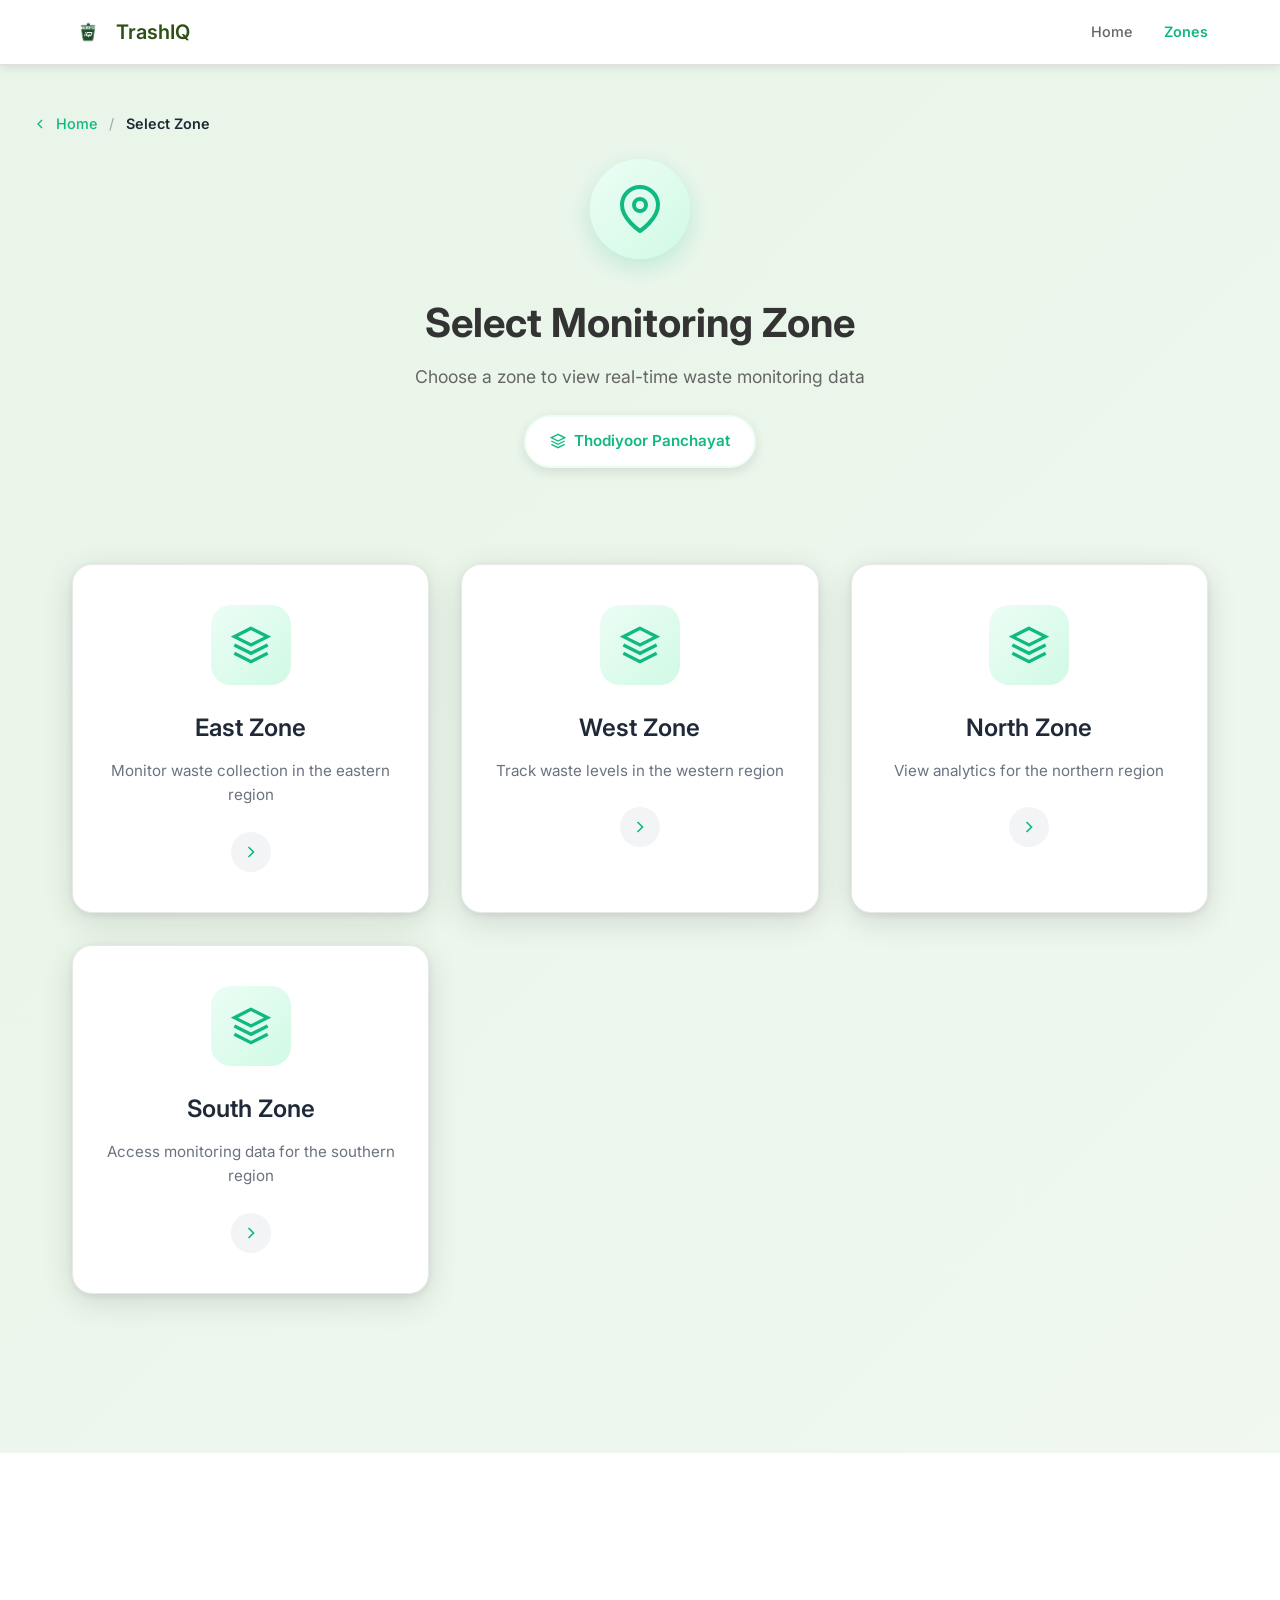
<file: area.html>
<!DOCTYPE html>
<html lang="en">
<head>
  <meta charset="UTF-8" />
  <meta name="viewport" content="width=device-width, initial-scale=1.0" />
  <title>Select Zone | TrashIQ</title>
  <link rel="stylesheet" href="styles.css" />
  <link rel="preconnect" href="https://fonts.googleapis.com">
  <link rel="preconnect" href="https://fonts.gstatic.com" crossorigin>
  <link href="https://fonts.googleapis.com/css2?family=Inter:wght@300;400;500;600;700;800&display=swap" rel="stylesheet">
</head>
<body>

  <!-- Navigation Bar -->
  <nav class="navbar">
    <div class="nav-container">
      <div class="nav-logo">
        <img src="trashiq.jpeg" alt="TrashIQ Logo" class="logo-img" />
        <span class="logo-text">TrashIQ</span>
      </div>
      <ul class="nav-menu">
        <li><a href="index.html" class="nav-link">Home</a></li>
        <li><a href="#zones" class="nav-link">Zones</a></li>
      </ul>
    </div>
  </nav>

  <!-- Main Content -->
  <div class="main-content">
    <!-- Breadcrumb Navigation -->
    <nav class="breadcrumb">
      <div class="breadcrumb-container">
        <a href="index.html" class="breadcrumb-link">
          <svg width="16" height="16" viewBox="0 0 24 24" fill="none" stroke="currentColor" stroke-width="2">
            <polyline points="15 18 9 12 15 6"></polyline>
          </svg>
          Home
        </a>
        <span class="breadcrumb-separator">/</span>
        <span class="breadcrumb-current">Select Zone</span>
      </div>
    </nav>

    <!-- Header Section -->
    <section class="header">
      <div class="panchayat-header">
        <div class="panchayat-icon">
          <svg width="48" height="48" viewBox="0 0 24 24" fill="none" stroke="currentColor" stroke-width="2">
            <path d="M21 10c0 7-9 13-9 13s-9-6-9-13a9 9 0 0 1 18 0z"></path>
            <circle cx="12" cy="10" r="3"></circle>
          </svg>
        </div>
        <h1 class="main-title">Select Monitoring Zone</h1>
        <p class="subtitle">Choose a zone to view real-time waste monitoring data</p>
        <div class="panchayat-badge">
          <svg width="16" height="16" viewBox="0 0 24 24" fill="none" stroke="currentColor" stroke-width="2">
            <path d="M12 2L2 7l10 5 10-5-10-5z"></path>
            <path d="M2 17l10 5 10-5"></path>
            <path d="M2 12l10 5 10-5"></path>
          </svg>
          <span id="panchayat-name">Thodiyoor Panchayat</span>
        </div>
      </div>
    </section>

    <!-- Zones Section -->
    <section id="zones" class="container">
      <div class="zone-grid">
        <div class="zone-card" onclick="openZone('East Zone')">
          <div class="zone-icon">
            <svg width="40" height="40" viewBox="0 0 24 24" fill="none" stroke="currentColor" stroke-width="2">
              <path d="M12 2L2 7l10 5 10-5-10-5z"></path>
              <path d="M2 17l10 5 10-5"></path>
              <path d="M2 12l10 5 10-5"></path>
            </svg>
          </div>
          <h3>East Zone</h3>
          <p>Monitor waste collection in the eastern region</p>
          <div class="zone-arrow">
            <svg width="20" height="20" viewBox="0 0 24 24" fill="none" stroke="currentColor" stroke-width="2">
              <polyline points="9 18 15 12 9 6"></polyline>
            </svg>
          </div>
        </div>

        <div class="zone-card" onclick="openZone('West Zone')">
          <div class="zone-icon">
            <svg width="40" height="40" viewBox="0 0 24 24" fill="none" stroke="currentColor" stroke-width="2">
              <path d="M12 2L2 7l10 5 10-5-10-5z"></path>
              <path d="M2 17l10 5 10-5"></path>
              <path d="M2 12l10 5 10-5"></path>
            </svg>
          </div>
          <h3>West Zone</h3>
          <p>Track waste levels in the western region</p>
          <div class="zone-arrow">
            <svg width="20" height="20" viewBox="0 0 24 24" fill="none" stroke="currentColor" stroke-width="2">
              <polyline points="9 18 15 12 9 6"></polyline>
            </svg>
          </div>
        </div>

        <div class="zone-card" onclick="openZone('North Zone')">
          <div class="zone-icon">
            <svg width="40" height="40" viewBox="0 0 24 24" fill="none" stroke="currentColor" stroke-width="2">
              <path d="M12 2L2 7l10 5 10-5-10-5z"></path>
              <path d="M2 17l10 5 10-5"></path>
              <path d="M2 12l10 5 10-5"></path>
            </svg>
          </div>
          <h3>North Zone</h3>
          <p>View analytics for the northern region</p>
          <div class="zone-arrow">
            <svg width="20" height="20" viewBox="0 0 24 24" fill="none" stroke="currentColor" stroke-width="2">
              <polyline points="9 18 15 12 9 6"></polyline>
            </svg>
          </div>
        </div>

        <div class="zone-card" onclick="openZone('South Zone')">
          <div class="zone-icon">
            <svg width="40" height="40" viewBox="0 0 24 24" fill="none" stroke="currentColor" stroke-width="2">
              <path d="M12 2L2 7l10 5 10-5-10-5z"></path>
              <path d="M2 17l10 5 10-5"></path>
              <path d="M2 12l10 5 10-5"></path>
            </svg>
          </div>
          <h3>South Zone</h3>
          <p>Access monitoring data for the southern region</p>
          <div class="zone-arrow">
            <svg width="20" height="20" viewBox="0 0 24 24" fill="none" stroke="currentColor" stroke-width="2">
              <polyline points="9 18 15 12 9 6"></polyline>
            </svg>
          </div>
        </div>
      </div>
    </section>
  </div>

  <!-- Footer -->
  <footer class="footer">
    <div class="footer-content">
      <div class="footer-links">
        <a href="index.html" class="footer-link">Home</a>
        <a href="#zones" class="footer-link">Zones</a>
      </div>
      <p class="copyright">&copy; 2026 TrashIQ. All rights reserved.</p>
      <p class="footer-note">Empowering sustainable waste management through technology</p>
    </div>
  </footer>

  <script>
    // Get panchayat name from localStorage
    const panchayat = localStorage.getItem("panchayat") || "Thodiyoor";
    document.getElementById("panchayat-name").textContent = panchayat + " Panchayat";

    

    function openZone(zone) {
      localStorage.setItem("zone", zone);
      
      // Add loading animation to clicked card
      event.currentTarget.style.transform = "scale(0.95)";
      event.currentTarget.style.opacity = "0.8";
      
      // Show loading state
      const card = event.currentTarget;
      const originalContent = card.innerHTML;
      card.innerHTML = `
        <div class="zone-icon">
          <svg width="40" height="40" viewBox="0 0 24 24" fill="none" stroke="currentColor" stroke-width="2">
            <path d="M21 12a9 9 0 1 1-6.219-8.56"></path>
          </svg>
        </div>
        <h3>Loading...</h3>
        <p>Accessing dashboard</p>
      `;
      
      setTimeout(() => {
        window.location.href = "dashboard.html";
      }, 500);
    }

    // Smooth scrolling for anchor links
    document.querySelectorAll('a[href^="#"]').forEach(anchor => {
      anchor.addEventListener('click', function (e) {
        e.preventDefault();
        const target = document.querySelector(this.getAttribute('href'));
        if (target) {
          target.scrollIntoView({
            behavior: 'smooth',
            block: 'start'
          });
        }
      });
    });

    // Mark active navigation link
    const currentPage = window.location.pathname.split('/').pop() || 'index.html';
    document.querySelectorAll('.nav-link').forEach(link => {
      if (link.getAttribute('href') === currentPage || 
          (currentPage === 'area.html' && link.getAttribute('href') === '#zones')) {
        link.classList.add('active');
      }
    });
  </script>

  <script>
function openZone(zone){

  if(zone === "East Zone"){
      window.location.href = "real.html";
  }

}
</script>

</body>
</html>
</file>
<file: styles.css>
* {
    margin: 0;
    padding: 0;
    box-sizing: border-box;
}

body {
    font-family: -apple-system, BlinkMacSystemFont, 'Segoe UI', Roboto, Oxygen, Ubuntu, Cantarell, sans-serif;
    line-height: 1.6;
    color: #333;
    background: linear-gradient(135deg, #e8f5e8 0%, #f0f8f0 100%);
    min-height: 100vh;
}

.navbar {
    background: white;
    padding: 1rem 0;
    position: fixed;
    top: 0;
    width: 100%;
    z-index: 1000;
    box-shadow: 0 2px 10px rgba(0, 0, 0, 0.1);
    border-bottom: 1px solid #e0e0e0;
}

.nav-container {
    max-width: 1200px;
    margin: 0 auto;
    padding: 0 2rem;
    display: flex;
    justify-content: space-between;
    align-items: center;
}

.nav-logo {
    display: flex;
    align-items: center;
    gap: 0.75rem;
}

.logo-img {
    width: 32px;
    height: 32px;
}

.logo-text {
    font-size: 1.25rem;
    font-weight: 600;
    color: #2d5016;
}

.nav-menu {
    display: flex;
    list-style: none;
    gap: 2rem;
}

.nav-link {
    text-decoration: none;
    color: #666;
    font-weight: 500;
    font-size: 0.9rem;
    transition: color 0.3s ease;
    display: flex;
    align-items: center;
    gap: 0.5rem;
}

.nav-link:hover {
    color: #2d5016;
}

.nav-link i {
    font-size: 0.8rem;
}

.main-content {
    margin-top: 80px;
    padding: 2rem 0;
}

.container {
    max-width: 1200px;
    margin: 0 auto;
    padding: 0 2rem;
}

.header {
    text-align: center;
    margin-bottom: 3rem;
    animation: fadeInUp 1s ease;
}

.logo-section {
    margin-bottom: 1.5rem;
}

.main-logo {
    width: 160px;
    height: 160px;
    margin: 0 auto;
    transition: transform 0.3s ease;
}

.main-logo:hover {
    transform: scale(1.05);
}

.main-title {
    font-size: 2.5rem;
    color: #333;
    margin-bottom: 0.5rem;
    font-weight: 700;
}

.subtitle {
    font-size: 1.1rem;
    color: #666;
    font-weight: 400;
}

.selection-container {
  display: flex;
  justify-content: center;
  animation: fadeInUp 1s ease 0.3s both;
  margin-bottom: 2rem;

  position: relative;
  z-index: 0;

  pointer-events: auto;   /* 🔥 THIS IS THE KEY FIX */
}

.selection-box {
    background: white;
    padding: 2rem;
    border-radius: 20px;
    box-shadow: 0 8px 32px rgba(0, 0, 0, 0.12), 0 2px 8px rgba(0, 0, 0, 0.08);
    max-width: 480px;
    width: 100%;
    border: 1px solid #e8e8e8;
    transition: all 0.3s ease;
}

.selection-box:hover {
    box-shadow: 0 12px 40px rgba(0, 0, 0, 0.15), 0 4px 12px rgba(0, 0, 0, 0.1);
    transform: translateY(-2px);
}

.feature-modal {
  display: none;
  position: fixed;
  top: 0;
  left: 0;
  width: 100vw;
  height: 100vh;
  background: rgba(0, 0, 0, 0.6);
  justify-content: center;
  align-items: center;
  z-index: 999999;
}

.feature-modal.active {
  display: flex;
}

.modal-content {
  background: white;
  padding: 30px;
  border-radius: 12px;
  width: 400px;
  max-width: 90%;
  text-align: center;
  z-index: 1000000;
}

.location-icon {
    text-align: center;
    margin-bottom: 1rem;
}

.location-icon i {
    font-size: 2rem;
    color: #10b981;
    background: #ecfdf5;
    padding: 1rem;
    border-radius: 50%;
    width: 60px;
    height: 60px;
    display: inline-flex;
    align-items: center;
    justify-content: center;
}

.selection-title {
    text-align: center;
    margin-bottom: 0.5rem;
    color: #333;
    font-size: 1.5rem;
    font-weight: 600;
}

.selection-subtitle {
    text-align: center;
    margin-bottom: 2rem;
    color: #666;
    font-size: 0.9rem;
}

.dropdown-group {
    display: flex;
    flex-direction: column;
    gap: 1.5rem;
    margin-bottom: 2rem;
}

.dropdown-container {
    display: flex;
    flex-direction: column;
    gap: 0.5rem;
}

.dropdown-container label {
    font-weight: 500;
    color: #374151;
    font-size: 0.875rem;
    margin-bottom: 0.5rem;
    display: block;
}

.dropdown {
    width: 100%;
    padding: 0.75rem 1rem;
    border: 1px solid #d1d5db;
    border-radius: 6px;
    font-size: 0.875rem;
    background: white;
    transition: all 0.2s ease;
    cursor: pointer;
    appearance: none;
    background-image: url("data:image/svg+xml,%3csvg xmlns='http://www.w3.org/2000/svg' fill='none' viewBox='0 0 20 20'%3e%3cpath stroke='%236b7280' stroke-linecap='round' stroke-linejoin='round' stroke-width='1.5' d='m6 8 4 4 4-4'/%3e%3c/svg%3e");
    background-position: right 0.5rem center;
    background-repeat: no-repeat;
    background-size: 1.5em 1.5em;
    padding-right: 2.5rem;
}

.dropdown:focus {
    outline: none;
    border-color: #10b981;
    box-shadow: 0 0 0 3px rgba(16, 185, 129, 0.1);
}

.dropdown:disabled {
    background: #f9fafb;
    color: #9ca3af;
    cursor: not-allowed;
}

.dropdown:enabled:hover {
    border-color: #10b981;
}

.button-container {
    display: flex;
    justify-content: center;
    animation: fadeInUp 1s ease 0.5s both;
}

.monitoring-btn {
    padding: 0.875rem 2rem;
    background: #d1d5db;
    color: #9ca3af;
    border: none;
    border-radius: 6px;
    font-size: 0.875rem;
    font-weight: 500;
    cursor: not-allowed;
    transition: all 0.2s ease;
    display: flex;
    align-items: center;
    gap: 0.5rem;
    min-width: 200px;
    justify-content: center;
}

.monitoring-btn:enabled {
    background: #10b981;
    color: white;
    cursor: pointer;
}

.monitoring-btn:enabled:hover {
    background: #059669;
    transform: translateY(-1px);
    box-shadow: 0 4px 12px rgba(16, 185, 129, 0.3);
}

.monitoring-btn:disabled {
    background: #d1d5db;
    color: #9ca3af;
    cursor: not-allowed;
    transform: none;
    box-shadow: none;
}

@keyframes fadeInUp {
    from {
        opacity: 0;
        transform: translateY(30px);
    }
    to {
        opacity: 1;
        transform: translateY(0);
    }
}

@keyframes slideIn {
    from {
        opacity: 0;
        transform: translateX(-20px);
    }
    to {
        opacity: 1;
        transform: translateX(0);
    }
}

.dropdown-container {
    animation: slideIn 0.5s ease;
}

@media (max-width: 768px) {
    .nav-container {
        padding: 0 1rem;
    }
    
    .nav-menu {
        gap: 1rem;
    }
    
    .nav-link {
        font-size: 0.8rem;
    }
    
    .container {
        padding: 0 1rem;
    }
    
    .main-title {
        font-size: 2rem;
    }
    
    .subtitle {
        font-size: 1rem;
    }
    
    .selection-box {
        padding: 1.5rem;
        margin: 0 1rem;
    }
    
    .main-logo {
        width: 130px;
        height: 130px;
    }
    
    .location-icon i {
        font-size: 1.5rem;
        width: 50px;
        height: 50px;
    }
}

@media (max-width: 480px) {
    .nav-menu {
        gap: 0.5rem;
    }
    
    .nav-link {
        font-size: 0.75rem;
        gap: 0.25rem;
    }
    
    .main-title {
        font-size: 1.75rem;
    }
    
    .selection-box {
        padding: 1.25rem;
    }
    
    .selection-title {
        font-size: 1.25rem;
    }
    
    .selection-subtitle {
        font-size: 0.8rem;
    }
    
    .monitoring-btn {
        font-size: 0.8rem;
        padding: 0.75rem 1.5rem;
    }
}

/* Footer */
.footer {
    background: rgba(255, 255, 255, 0.95);
    backdrop-filter: blur(10px);
    padding: 2rem 0;
    margin-top: 4rem;
    border-top: 1px solid #e8e8e8;
}

.footer-content {
    max-width: 1200px;
    margin: 0 auto;
    padding: 0 2rem;
    text-align: center;
}

.copyright {
    color: #666;
    font-size: 0.9rem;
    margin-bottom: 0.5rem;
}

.footer-links {
    display: flex;
    justify-content: center;
    gap: 2rem;
    margin-bottom: 1rem;
}

.footer-link {
    color: #666;
    text-decoration: none;
    font-size: 0.85rem;
    transition: color 0.3s ease;
}

.footer-link:hover {
    color: #10b981;
}

.footer-note {
    color: #999;
    font-size: 0.8rem;
    font-style: italic;
}

@media (max-width: 480px) {
    .footer-links {
        flex-direction: column;
        gap: 1rem;
    }
}* {
    margin: 0;
    padding: 0;
    box-sizing: border-box;
}

body {
    font-family: -apple-system, BlinkMacSystemFont, 'Segoe UI', Roboto, Oxygen, Ubuntu, Cantarell, sans-serif;
    line-height: 1.6;
    color: #333;
    background: linear-gradient(135deg, #e8f5e8 0%, #f0f8f0 100%);
    min-height: 100vh;
}

.navbar {
    background: white;
    padding: 1rem 0;
    position: fixed;
    top: 0;
    width: 100%;
    z-index: 1000;
    box-shadow: 0 2px 10px rgba(0, 0, 0, 0.1);
    border-bottom: 1px solid #e0e0e0;
}

.nav-container {
    max-width: 1200px;
    margin: 0 auto;
    padding: 0 2rem;
    display: flex;
    justify-content: space-between;
    align-items: center;
}

.nav-logo {
    display: flex;
    align-items: center;
    gap: 0.75rem;
}

.logo-img {
    width: 32px;
    height: 32px;
}

.logo-text {
    font-size: 1.25rem;
    font-weight: 600;
    color: #2d5016;
}

.nav-menu {
    display: flex;
    list-style: none;
    gap: 2rem;
}

.nav-link {
    text-decoration: none;
    color: #666;
    font-weight: 500;
    font-size: 0.9rem;
    transition: color 0.3s ease;
    display: flex;
    align-items: center;
    gap: 0.5rem;
}

.nav-link:hover {
    color: #2d5016;
}

.nav-link i {
    font-size: 0.8rem;
}

.main-content {
    margin-top: 80px;
    padding: 2rem 0;
}

.container {
    max-width: 1200px;
    margin: 0 auto;
    padding: 0 2rem;
}

.header {
    text-align: center;
    margin-bottom: 3rem;
    animation: fadeInUp 1s ease;
}

.logo-section {
    margin-bottom: 1.5rem;
}

.main-logo {
    width: 180px;
    height: 180px;
    margin: 0 auto;
    transition: transform 0.3s ease;
}

.main-logo:hover {
    transform: scale(1.05);
}

.main-title {
    font-size: 2.5rem;
    color: #333;
    margin-bottom: 0.5rem;
    font-weight: 700;
}

.subtitle {
    font-size: 1.1rem;
    color: #666;
    font-weight: 400;
}

.selection-container {
    display: flex;
    justify-content: center;
    animation: fadeInUp 1s ease 0.3s both;
    margin-bottom: 2rem;
}

.selection-box {
    background: white;
    padding: 2rem;
    border-radius: 20px;
    box-shadow: 0 8px 32px rgba(0, 0, 0, 0.12), 0 2px 8px rgba(0, 0, 0, 0.08);
    max-width: 480px;
    width: 100%;
    border: 1px solid #e8e8e8;
    transition: all 0.3s ease;
}

.selection-box:hover {
    box-shadow: 0 12px 40px rgba(0, 0, 0, 0.15), 0 4px 12px rgba(0, 0, 0, 0.1);
    transform: translateY(-2px);
}

.location-icon {
    text-align: center;
    margin-bottom: 1rem;
}

.location-icon i {
    font-size: 2rem;
    color: #10b981;
    background: #ecfdf5;
    padding: 1rem;
    border-radius: 50%;
    width: 60px;
    height: 60px;
    display: inline-flex;
    align-items: center;
    justify-content: center;
}

.selection-title {
    text-align: center;
    margin-bottom: 0.5rem;
    color: #333;
    font-size: 1.5rem;
    font-weight: 600;
}

.selection-subtitle {
    text-align: center;
    margin-bottom: 2rem;
    color: #666;
    font-size: 0.9rem;
}

.dropdown-group {
    display: flex;
    flex-direction: column;
    gap: 1.5rem;
    margin-bottom: 2rem;
}

.dropdown-container {
    display: flex;
    flex-direction: column;
    gap: 0.5rem;
}

.dropdown-container label {
    font-weight: 500;
    color: #374151;
    font-size: 0.875rem;
    margin-bottom: 0.5rem;
    display: block;
}

.dropdown {
    width: 100%;
    padding: 0.75rem 1rem;
    border: 1px solid #d1d5db;
    border-radius: 6px;
    font-size: 0.875rem;
    background: white;
    transition: all 0.2s ease;
    cursor: pointer;
    appearance: none;
    background-image: url("data:image/svg+xml,%3csvg xmlns='http://www.w3.org/2000/svg' fill='none' viewBox='0 0 20 20'%3e%3cpath stroke='%236b7280' stroke-linecap='round' stroke-linejoin='round' stroke-width='1.5' d='m6 8 4 4 4-4'/%3e%3c/svg%3e");
    background-position: right 0.5rem center;
    background-repeat: no-repeat;
    background-size: 1.5em 1.5em;
    padding-right: 2.5rem;
}

.dropdown:focus {
    outline: none;
    border-color: #10b981;
    box-shadow: 0 0 0 3px rgba(16, 185, 129, 0.1);
}

.dropdown:disabled {
    background: #f9fafb;
    color: #9ca3af;
    cursor: not-allowed;
}

.dropdown:enabled:hover {
    border-color: #10b981;
}

.button-container {
    display: flex;
    justify-content: center;
    animation: fadeInUp 1s ease 0.5s both;
}

.monitoring-btn {
    padding: 0.875rem 2rem;
    background: #d1d5db;
    color: #9ca3af;
    border: none;
    border-radius: 6px;
    font-size: 0.875rem;
    font-weight: 500;
    cursor: not-allowed;
    transition: all 0.2s ease;
    display: flex;
    align-items: center;
    gap: 0.5rem;
    min-width: 200px;
    justify-content: center;
}

.monitoring-btn:enabled {
    background: #10b981;
    color: white;
    cursor: pointer;
}

.monitoring-btn:enabled:hover {
    background: #059669;
    transform: translateY(-1px);
    box-shadow: 0 4px 12px rgba(16, 185, 129, 0.3);
}

.monitoring-btn:disabled {
    background: #d1d5db;
    color: #9ca3af;
    cursor: not-allowed;
    transform: none;
    box-shadow: none;
}

@keyframes fadeInUp {
    from {
        opacity: 0;
        transform: translateY(30px);
    }
    to {
        opacity: 1;
        transform: translateY(0);
    }
}

@keyframes slideIn {
    from {
        opacity: 0;
        transform: translateX(-20px);
    }
    to {
        opacity: 1;
        transform: translateX(0);
    }
}

.dropdown-container {
    animation: slideIn 0.5s ease;
}

@media (max-width: 768px) {
    .nav-container {
        padding: 0 1rem;
    }
    
    .nav-menu {
        gap: 1rem;
    }
    
    .nav-link {
        font-size: 0.8rem;
    }
    
    .container {
        padding: 0 1rem;
    }
    
    .main-title {
        font-size: 2rem;
    }
    
    .subtitle {
        font-size: 1rem;
    }
    
    .selection-box {
        padding: 1.5rem;
        margin: 0 1rem;
    }
    
    .main-logo {
        width: 130px;
        height: 130px;
    }
    
    .location-icon i {
        font-size: 1.5rem;
        width: 50px;
        height: 50px;
    }
}

@media (max-width: 480px) {
    .nav-menu {
        gap: 0.5rem;
    }
    
    .nav-link {
        font-size: 0.75rem;
        gap: 0.25rem;
    }
    
    .main-title {
        font-size: 1.75rem;
    }
    
    .selection-box {
        padding: 1.25rem;
    }
    
    .selection-title {
        font-size: 1.25rem;
    }
    
    .selection-subtitle {
        font-size: 0.8rem;
    }
    
    .monitoring-btn {
        font-size: 0.8rem;
        padding: 0.75rem 1.5rem;
    }
}

/* Footer */
.footer {
    background: rgba(255, 255, 255, 0.95);
    backdrop-filter: blur(10px);
    padding: 2rem 0;
    margin-top: 4rem;
    border-top: 1px solid #e8e8e8;
}

.footer-content {
    max-width: 1200px;
    margin: 0 auto;
    padding: 0 2rem;
    text-align: center;
}

.copyright {
    color: #666;
    font-size: 0.9rem;
    margin-bottom: 0.5rem;
}

.footer-links {
    display: flex;
    justify-content: center;
    gap: 2rem;
    margin-bottom: 1rem;
}

.footer-link {
    color: #666;
    text-decoration: none;
    font-size: 0.85rem;
    transition: color 0.3s ease;
}

.footer-link:hover {
    color: #10b981;
}

.footer-note {
    color: #999;
    font-size: 0.8rem;
    font-style: italic;
}

@media (max-width: 480px) {
    .footer-links {
        flex-direction: column;
        gap: 1rem;
    }
}
/* Features Grid Section */
.features-grid {
    display: grid;
    grid-template-columns: repeat(3, 1fr);
    gap: 2rem;
    margin: 4rem auto;
    padding: 2rem;
    width: 100%;
    max-width: 1200px;
    box-sizing: border-box;
}

/* Responsive grid - starts with 3 columns, adapts down */
@media (max-width: 1200px) {
    .features-grid {
        grid-template-columns: repeat(3, 1fr);
        gap: 1.75rem;
    }
}

.feature-card {
    background: white;
    padding: 2.5rem 2rem;
    border-radius: 16px;
    box-shadow: 0 4px 20px rgba(0, 0, 0, 0.08);
    transition: all 0.3s ease;
    border: 1px solid #e8e8e8;
    text-align: center;
    animation: fadeInUp 0.8s ease both;
    width: 100%;
    box-sizing: border-box;
    min-width: 0;
}

.feature-card:nth-child(1) { animation-delay: 0.1s; }
.feature-card:nth-child(2) { animation-delay: 0.2s; }
.feature-card:nth-child(3) { animation-delay: 0.3s; }
.feature-card:nth-child(4) { animation-delay: 0.4s; }
.feature-card:nth-child(5) { animation-delay: 0.5s; }
.feature-card:nth-child(6) { animation-delay: 0.6s; }

.feature-card:hover {
    transform: translateY(-8px);
    box-shadow: 0 12px 40px rgba(0, 0, 0, 0.15);
    border-color: #10b981;
}

.feature-icon {
    width: 80px;
    height: 80px;
    margin: 0 auto 1.5rem;
    background: linear-gradient(135deg, #ecfdf5 0%, #d1fae5 100%);
    border-radius: 20px;
    display: flex;
    align-items: center;
    justify-content: center;
    color: #10b981;
    transition: all 0.3s ease;
    flex-shrink: 0;
}

.feature-icon svg {
    width: 48px;
    height: 48px;
    transition: all 0.3s ease;
}

.feature-card:hover .feature-icon {
    background: linear-gradient(135deg, #10b981 0%, #059669 100%);
    color: white;
    transform: scale(1.1) rotate(5deg);
}

.feature-card h3 {
    font-size: 1.25rem;
    font-weight: 600;
    color: #1f2937;
    margin-bottom: 0.75rem;
}

.feature-card p {
    font-size: 0.95rem;
    color: #6b7280;
    line-height: 1.6;
}

/* Ensure the card itself receives click events consistently */
/* Removed pointer-events:none on children - was blocking interactions */

/* Update body font to Inter */
body {
    font-family: 'Inter', -apple-system, BlinkMacSystemFont, 'Segoe UI', Roboto, Oxygen, Ubuntu, Cantarell, sans-serif;
}

/* Enhanced button styles */
.monitoring-btn svg {
    transition: transform 0.3s ease;
}

.monitoring-btn:enabled:hover svg {
    transform: translateX(4px);
}

/* Section spacing */
#features {
    margin: 4rem 0;
    padding: 3rem 0;
    width: 100%;
    box-sizing: border-box;
    display: flex;
    justify-content: center;
}

/* Ensure container is responsive */
.container {
    width: 100%;
    max-width: 1200px;
    margin: 0 auto;
    padding: 0 2rem;
    box-sizing: border-box;
}

/* Responsive container padding */
@media (max-width: 768px) {
    .container {
        padding: 0 1rem;
    }
    
    #features {
        margin: 2rem 0;
        padding: 2rem 0;
    }
}

@media (max-width: 480px) {
    .container {
        padding: 0 1rem;
    }
    
    #features {
        margin: 1.5rem 0;
        padding: 1.5rem 0;
    }
}

#monitor {
    margin: 4rem 0;
    padding: 2rem 0;
}

/* Location icon SVG styling */
.location-icon svg {
    color: #10b981;
    width: 32px;
    height: 32px;
}

/* Responsive features grid - Tablet and below */
@media (max-width: 1024px) {
    .features-grid {
        grid-template-columns: repeat(2, 1fr);
        gap: 1.5rem;
        margin: 3rem 0;
        padding: 1.5rem 0;
    }
    
    .feature-card {
        padding: 2rem 1.75rem;
    }
    
    .feature-icon {
        width: 72px;
        height: 72px;
    }
    
    .feature-icon svg {
        width: 40px;
        height: 40px;
    }
}

@media (max-width: 768px) {
    .features-grid {
        grid-template-columns: repeat(2, 1fr);
        gap: 1.25rem;
        margin: 2rem 0;
        padding: 1rem 0;
    }
    
    .feature-card {
        padding: 1.75rem 1.5rem;
    }
    
    .feature-icon {
        width: 64px;
        height: 64px;
        margin-bottom: 1.25rem;
    }
    
    .feature-icon svg {
        width: 36px;
        height: 36px;
    }
    
    .feature-card h3 {
        font-size: 1.15rem;
        margin-bottom: 0.625rem;
    }
    
    .feature-card p {
        font-size: 0.9rem;
        line-height: 1.5;
    }
}

/* Medium tablets - switch to single column */
@media (max-width: 640px) {
    .features-grid {
        grid-template-columns: 1fr !important;
        gap: 1.25rem;
        margin: 2rem 0;
    }
    
    .feature-card {
        padding: 2rem 1.5rem;
        max-width: 100%;
    }
    
    .feature-icon {
        width: 70px;
        height: 70px;
    }
    
    .feature-icon svg {
        width: 40px;
        height: 40px;
    }
}

@media (max-width: 640px) {
    .features-grid {
        grid-template-columns: 1fr;
        gap: 1.25rem;
        margin: 2rem 0;
    }
    
    .feature-card {
        padding: 2rem 1.5rem;
        max-width: 100%;
    }
    
    .feature-icon {
        width: 70px;
        height: 70px;
    }
    
    .feature-icon svg {
        width: 40px;
        height: 40px;
    }
}

@media (max-width: 480px) {
    .features-grid {
        grid-template-columns: 1fr;
        gap: 1rem;
        margin: 1.5rem 0;
        padding: 0.5rem 0;
    }
    
    .feature-card {
        padding: 1.5rem 1.25rem;
        margin: 0 auto;
        max-width: 100%;
    }
    
    .feature-icon {
        width: 60px;
        height: 60px;
        margin-bottom: 1rem;
    }
    
    .feature-icon svg {
        width: 32px;
        height: 32px;
    }
    
    .feature-card h3 {
        font-size: 1.1rem;
        margin-bottom: 0.5rem;
    }
    
    .feature-card p {
        font-size: 0.875rem;
        line-height: 1.5;
    }
}

@media (max-width: 360px) {
    .features-grid {
        gap: 0.875rem;
    }
    
    .feature-card {
        padding: 1.25rem 1rem;
    }
    
    .feature-icon {
        width: 56px;
        height: 56px;
    }
    
    .feature-icon svg {
        width: 28px;
        height: 28px;
    }
    
    .feature-card h3 {
        font-size: 1rem;
    }
    
    .feature-card p {
        font-size: 0.8rem;
    }
}

/* Enhanced location icon with SVG */
.location-icon {
    text-align: center;
    margin-bottom: 1rem;
    display: flex;
    justify-content: center;
    align-items: center;
}

.location-icon svg {
    color: #10b981;
    width: 32px;
    height: 32px;
    background: #ecfdf5;
    padding: 1rem;
    border-radius: 50%;
    width: 60px;
    height: 60px;
    display: inline-flex;
    align-items: center;
    justify-content: center;
}

/* Zone Selection Page Styles */
.panchayat-header {
    text-align: center;
    margin-bottom: 4rem;
    animation: fadeInUp 1s ease;
}

.panchayat-icon {
    width: 100px;
    height: 100px;
    margin: 0 auto 2rem;
    background: linear-gradient(135deg, #ecfdf5 0%, #d1fae5 100%);
    border-radius: 50%;
    display: flex;
    align-items: center;
    justify-content: center;
    color: #10b981;
    box-shadow: 0 8px 24px rgba(16, 185, 129, 0.2);
}

.panchayat-icon svg {
    width: 48px;
    height: 48px;
}

.panchayat-badge {
    display: inline-flex;
    align-items: center;
    gap: 0.5rem;
    background: white;
    padding: 0.75rem 1.5rem;
    border-radius: 50px;
    box-shadow: 0 4px 12px rgba(0, 0, 0, 0.1);
    margin-top: 1.5rem;
    color: #10b981;
    font-weight: 600;
    font-size: 0.95rem;
    border: 2px solid #ecfdf5;
    transition: all 0.3s ease;
}

.panchayat-badge:hover {
    border-color: #10b981;
    transform: translateY(-2px);
    box-shadow: 0 6px 16px rgba(16, 185, 129, 0.2);
}

.panchayat-badge svg {
    width: 16px;
    height: 16px;
}

/* Zone Grid */
.zone-grid {
    display: grid;
    grid-template-columns: repeat(auto-fit, minmax(280px, 1fr));
    gap: 2rem;
    margin: 2rem 0;
    padding: 2rem 0;
}

.zone-card {
    background: white;
    padding: 2.5rem 2rem;
    border-radius: 20px;
    box-shadow: 0 8px 32px rgba(0, 0, 0, 0.12), 0 2px 8px rgba(0, 0, 0, 0.08);
    border: 1px solid #e8e8e8;
    transition: all 0.3s ease;
    cursor: pointer;
    text-align: center;
    position: relative;
    overflow: hidden;
    animation: fadeInUp 0.8s ease both;
}

.zone-card:nth-child(1) { animation-delay: 0.1s; }
.zone-card:nth-child(2) { animation-delay: 0.2s; }
.zone-card:nth-child(3) { animation-delay: 0.3s; }
.zone-card:nth-child(4) { animation-delay: 0.4s; }

.zone-card::before {
    content: '';
    position: absolute;
    top: 0;
    left: 0;
    right: 0;
    height: 4px;
    background: linear-gradient(90deg, #10b981 0%, #059669 100%);
    transform: scaleX(0);
    transform-origin: left;
    transition: transform 0.3s ease;
}

.zone-card:hover::before {
    transform: scaleX(1);
}

.zone-card:hover {
    transform: translateY(-8px);
    box-shadow: 0 16px 48px rgba(0, 0, 0, 0.15), 0 4px 16px rgba(0, 0, 0, 0.1);
    border-color: #10b981;
}

.zone-icon {
    width: 80px;
    height: 80px;
    margin: 0 auto 1.5rem;
    background: linear-gradient(135deg, #ecfdf5 0%, #d1fae5 100%);
    border-radius: 20px;
    display: flex;
    align-items: center;
    justify-content: center;
    color: #10b981;
    transition: all 0.3s ease;
}

.zone-card:hover .zone-icon {
    background: linear-gradient(135deg, #10b981 0%, #059669 100%);
    color: white;
    transform: scale(1.1) rotate(5deg);
}

.zone-card h3 {
    font-size: 1.5rem;
    font-weight: 600;
    color: #1f2937;
    margin-bottom: 0.75rem;
}

.zone-card p {
    font-size: 0.95rem;
    color: #6b7280;
    line-height: 1.6;
    margin-bottom: 1.5rem;
}

.zone-arrow {
    display: inline-flex;
    align-items: center;
    justify-content: center;
    width: 40px;
    height: 40px;
    background: #f3f4f6;
    border-radius: 50%;
    color: #10b981;
    transition: all 0.3s ease;
    margin: 0 auto;
}

.zone-card:hover .zone-arrow {
    background: #10b981;
    color: white;
    transform: translateX(8px);
}

/* Responsive zone grid */
@media (max-width: 768px) {
    .zone-grid {
        grid-template-columns: repeat(auto-fit, minmax(250px, 1fr));
        gap: 1.5rem;
        margin: 1.5rem 0;
    }
    
    .zone-card {
        padding: 2rem 1.5rem;
    }
    
    .panchayat-icon {
        width: 80px;
        height: 80px;
    }
    
    .panchayat-icon svg {
        width: 40px;
        height: 40px;
    }
}

@media (max-width: 480px) {
    .zone-grid {
        grid-template-columns: 1fr;
        gap: 1.25rem;
    }
    
    .zone-card {
        padding: 1.75rem 1.25rem;
    }
    
    .zone-card h3 {
        font-size: 1.25rem;
    }
    
    .zone-card p {
        font-size: 0.9rem;
    }
    
    .panchayat-icon {
        width: 70px;
        height: 70px;
    }
    
    .panchayat-icon svg {
        width: 36px;
        height: 36px;
    }
}

/* Breadcrumb Navigation */
.breadcrumb {
    max-width: 1400px;
    margin: 0 auto 1.5rem;
    padding: 0 2rem;
    animation: fadeInUp 0.5s ease;
}

.breadcrumb-container {
    display: flex;
    align-items: center;
    gap: 0.5rem;
    font-size: 0.9rem;
    color: #6b7280;
}

.breadcrumb-link {
    color: #10b981;
    text-decoration: none;
    font-weight: 500;
    transition: all 0.3s ease;
    display: inline-flex;
    align-items: center;
    gap: 0.5rem;
}

.breadcrumb-link:hover {
    color: #059669;
    text-decoration: underline;
}

.breadcrumb-link svg {
    transition: transform 0.3s ease;
}

.breadcrumb-link:hover svg {
    transform: translateX(-2px);
}

.breadcrumb-separator {
    color: #9ca3af;
    margin: 0 0.25rem;
}

.breadcrumb-current {
    color: #1f2937;
    font-weight: 600;
}

/* Back Button */
.back-button {
    display: inline-flex;
    align-items: center;
    gap: 0.5rem;
    padding: 0.75rem 1.5rem;
    background: white;
    border: 2px solid #e5e7eb;
    border-radius: 12px;
    color: #6b7280;
    text-decoration: none;
    font-weight: 500;
    font-size: 0.9rem;
    transition: all 0.3s ease;
    margin-bottom: 1.5rem;
    box-shadow: 0 2px 8px rgba(0, 0, 0, 0.05);
}

.back-button:hover {
    border-color: #10b981;
    color: #10b981;
    transform: translateX(-4px);
    box-shadow: 0 4px 12px rgba(16, 185, 129, 0.15);
}

.back-button svg {
    width: 18px;
    height: 18px;
    transition: transform 0.3s ease;
}

.back-button:hover svg {
    transform: translateX(-4px);
}

/* Active Navigation Link */
.nav-link.active {
    color: #10b981;
    font-weight: 600;
}

/* Location Info Styling */
.location-info {
    display: flex;
    align-items: center;
    gap: 0.5rem;
    margin-top: 0.5rem;
}

.location-info svg {
    color: #10b981;
}

/* Responsive Breadcrumb */
@media (max-width: 768px) {
    .breadcrumb {
        padding: 0 1rem;
    }
    
    .breadcrumb-container {
        font-size: 0.85rem;
    }
}

@media (max-width: 480px) {
    .breadcrumb-container {
        font-size: 0.8rem;
        flex-wrap: wrap;
    }
    
    .breadcrumb-link svg {
        width: 14px;
        height: 14px;
    }
}

/* Ensure feature cards don't overflow */
.feature-card p {
    word-wrap: break-word;
    overflow-wrap: break-word;
    hyphens: auto;
}

/* Fix for grid on very small screens */
@media (max-width: 320px) {
    .features-grid {
        grid-template-columns: 1fr;
        gap: 0.75rem;
    }
    
    .feature-card {
        padding: 1rem 0.875rem;
    }
}

/* Force responsive behavior for feature cards */
@media screen and (max-width: 1024px) {
    .features-grid {
        grid-template-columns: repeat(2, 1fr) !important;
    }
}

@media screen and (max-width: 640px) {
    .features-grid {
        grid-template-columns: 1fr !important;
    }
}

/* Ensure cards don't shrink below minimum */
.feature-card {
    min-width: 0;
    max-width: 100%;
}

/* Final layout override: keep features section centered */
#features {
    max-width: 1200px;
    margin: 4rem auto;
    padding: 3rem 2rem;
    width: 100%;
    overflow-x: hidden;
}

.features-grid {
    overflow-x: hidden;
}

#features .features-grid {
    width: 100%;
    max-width: none;
    margin: 0 auto;
    padding: 2rem 0;
}

/* Feature Modals */
.feature-modal {
    display: none;
    position: fixed;
    z-index: 2000;
    left: 0;
    top: 0;
    width: 100%;
    height: 100%;
    background-color: rgba(0, 0, 0, 0.6);
    backdrop-filter: blur(4px);
    align-items: center;
    justify-content: center;
    padding: 2rem;
    box-sizing: border-box;
    animation: fadeIn 0.3s ease;
}

.modal-content {
    background: white;
    border-radius: 20px;
    box-shadow: 0 20px 60px rgba(0, 0, 0, 0.3);
    max-width: 800px;
    width: 100%;
    max-height: 90vh;
    overflow-y: auto;
    animation: slideUp 0.3s ease;
}

.modal-content.modal-large {
    max-width: 1200px;
}

.modal-header {
    display: flex;
    justify-content: space-between;
    align-items: center;
    padding: 1.5rem 2rem;
    border-bottom: 2px solid #f3f4f6;
}

.modal-header h2 {
    margin: 0;
    color: #1f2937;
    font-size: 1.5rem;
}

.modal-close {
    background: none;
    border: none;
    font-size: 2rem;
    color: #6b7280;
    cursor: pointer;
    padding: 0;
    width: 32px;
    height: 32px;
    display: flex;
    align-items: center;
    justify-content: center;
    border-radius: 50%;
    transition: all 0.3s ease;
}

.modal-close:hover {
    background: #f3f4f6;
    color: #1f2937;
}

.modal-body {
    padding: 2rem;
}

/* Real-Time Monitoring Styles */
.monitoring-controls {
    margin-bottom: 2rem;
    padding: 1.5rem;
    background: #f9fafb;
    border-radius: 12px;
}

.monitoring-controls label {
    display: flex;
    align-items: center;
    gap: 1rem;
    font-weight: 500;
    color: #374151;
}

.monitoring-controls input[type="range"] {
    flex: 1;
    height: 8px;
    border-radius: 4px;
    background: #e5e7eb;
    outline: none;
}

.monitoring-controls input[type="range"]::-webkit-slider-thumb {
    appearance: none;
    width: 20px;
    height: 20px;
    border-radius: 50%;
    background: #10b981;
    cursor: pointer;
}

#distance-value {
    font-weight: 600;
    color: #10b981;
    min-width: 80px;
}

.bin-status-display {
    display: grid;
    grid-template-columns: repeat(auto-fit, minmax(250px, 1fr));
    gap: 1.5rem;
}

.bin-card {
    background: #f9fafb;
    padding: 1.5rem;
    border-radius: 12px;
    border: 2px solid #e5e7eb;
}

.bin-card h4 {
    margin: 0 0 1rem 0;
    color: #1f2937;
}

.level-indicator {
    width: 100%;
    height: 30px;
    background: #e5e7eb;
    border-radius: 15px;
    overflow: hidden;
    margin-bottom: 0.75rem;
    position: relative;
}

.level-bar {
    height: 100%;
    border-radius: 15px;
    transition: width 0.5s ease, background 0.5s ease;
    display: flex;
    align-items: center;
    justify-content: center;
    color: white;
    font-weight: 600;
    font-size: 0.875rem;
}

.bin-card p {
    margin: 0;
    font-weight: 500;
}

/* Chatbot Styles */
.chatbot-container {
    margin-bottom: 2rem;
}

.chatbot-messages {
    height: 300px;
    overflow-y: auto;
    background: #f9fafb;
    border-radius: 12px;
    padding: 1.5rem;
    margin-bottom: 1rem;
    border: 1px solid #e5e7eb;
}

.chat-message {
    margin-bottom: 1rem;
    padding: 0.75rem 1rem;
    border-radius: 12px;
    max-width: 80%;
}

.chat-message.user {
    background: #10b981;
    color: white;
    margin-left: auto;
    text-align: right;
}

.chat-message.bot {
    background: white;
    color: #1f2937;
    border: 1px solid #e5e7eb;
}

.chatbot-input {
    display: flex;
    gap: 0.5rem;
}

.chatbot-input input {
    flex: 1;
    padding: 0.75rem 1rem;
    border: 2px solid #e5e7eb;
    border-radius: 12px;
    font-size: 0.95rem;
}

.chatbot-input button {
    padding: 0.75rem 1.5rem;
    background: #10b981;
    color: white;
    border: none;
    border-radius: 12px;
    font-weight: 600;
    cursor: pointer;
    transition: background 0.3s ease;
}

.chatbot-input button:hover {
    background: #059669;
}

.analytics-stats {
    display: grid;
    grid-template-columns: repeat(3, 1fr);
    gap: 1rem;
    margin-top: 1.5rem;
}

.stat-item {
    text-align: center;
    padding: 1.5rem;
    background: #f9fafb;
    border-radius: 12px;
}

.stat-item h4 {
    margin: 0 0 0.5rem 0;
    color: #6b7280;
    font-size: 0.875rem;
    font-weight: 500;
}

.stat-item p {
    margin: 0;
    font-size: 2rem;
    font-weight: 700;
    color: #10b981;
}

/* Alert Styles */
.alert-controls {
    display: flex;
    gap: 1rem;
    margin-bottom: 2rem;
}

.alert-test-btn, .alert-toggle-btn {
    padding: 0.75rem 1.5rem;
    border: none;
    border-radius: 12px;
    font-weight: 600;
    cursor: pointer;
    transition: all 0.3s ease;
}

.alert-test-btn {
    background: #f59e0b;
    color: white;
}

.alert-test-btn:hover {
    background: #d97706;
}

.alert-toggle-btn {
    background: #10b981;
    color: white;
}

.alert-toggle-btn:hover {
    background: #059669;
}

.alert-list {
    display: flex;
    flex-direction: column;
    gap: 1rem;
}

.alert-item {
    display: flex;
    gap: 1rem;
    padding: 1.25rem;
    background: #fef2f2;
    border-left: 4px solid #ef4444;
    border-radius: 8px;
}

.alert-icon {
    font-size: 2rem;
}

.alert-content h4 {
    margin: 0 0 0.25rem 0;
    color: #1f2937;
}

.alert-content p {
    margin: 0 0 0.5rem 0;
    color: #6b7280;
}

.alert-time {
    font-size: 0.875rem;
    color: #9ca3af;
}

/* STOP ALERT BUTTON */
.alert-stop-btn{
  background: linear-gradient(135deg,#ef4444,#dc2626);
  color:white;
  border:none;
  padding:10px 18px;
  border-radius:8px;
  font-weight:600;
  cursor:pointer;
  transition:all 0.25s ease;
  box-shadow:0 4px 10px rgba(0,0,0,0.15);
}

/* Hover effect */
.alert-stop-btn:hover{
  transform:translateY(-2px);
  box-shadow:0 6px 14px rgba(0,0,0,0.2);
}

/* Click effect */
.alert-stop-btn:active{
  transform:scale(0.96);
}

/* Route Optimization Styles */
.route-info {
    margin-top: 1.5rem;
    padding: 1.5rem;
    background: #f9fafb;
    border-radius: 12px;
}

.route-info h4 {
    margin: 0 0 1rem 0;
    color: #1f2937;
}

.route-list {
    margin: 1rem 0;
    padding-left: 1.5rem;
}

.route-list li {
    margin: 0.5rem 0;
    color: #374151;
}

.route-info p {
    margin: 1rem 0 0 0;
    color: #6b7280;
}

/* Report Styles */
.report-tabs {
    display: flex;
    gap: 0.5rem;
    margin-bottom: 1.5rem;
    border-bottom: 2px solid #e5e7eb;
}

.report-tab {
    padding: 0.75rem 1.5rem;
    background: none;
    border: none;
    border-bottom: 3px solid transparent;
    font-weight: 500;
    color: #6b7280;
    cursor: pointer;
    transition: all 0.3s ease;
}

.report-tab:hover {
    color: #10b981;
}

.report-tab.active {
    color: #10b981;
    border-bottom-color: #10b981;
}

.report-table {
    width: 100%;
    border-collapse: collapse;
    margin: 1.5rem 0;
}

.report-table th,
.report-table td {
    padding: 0.75rem;
    text-align: left;
    border-bottom: 1px solid #e5e7eb;
}

.report-table th {
    background: #f9fafb;
    font-weight: 600;
    color: #374151;
}

.report-summary {
    margin-top: 1.5rem;
    padding: 1.5rem;
    background: #f0fdf4;
    border-radius: 12px;
    border-left: 4px solid #10b981;
}

.report-summary h4 {
    margin: 0 0 1rem 0;
    color: #1f2937;
}

.report-summary ul {
    list-style: none;
    padding: 0;
    margin: 0;
}

.report-summary li {
    padding: 0.5rem 0;
    color: #374151;
}

/* Security Styles */
.security-features {
    display: grid;
    grid-template-columns: repeat(auto-fit, minmax(250px, 1fr));
    gap: 1.5rem;
    margin-bottom: 2rem;
}

.security-item {
    padding: 1.5rem;
    background: #f9fafb;
    border-radius: 12px;
    text-align: center;
    border: 2px solid #e5e7eb;
}

.security-icon {
    font-size: 3rem;
    margin-bottom: 1rem;
}

.security-item h4 {
    margin: 0 0 0.5rem 0;
    color: #1f2937;
}

.security-item p {
    margin: 0;
    color: #6b7280;
    font-size: 0.9rem;
}

.security-status {
    padding: 1.5rem;
    background: #f0fdf4;
    border-radius: 12px;
    border-left: 4px solid #10b981;
}

.security-status h4 {
    margin: 0 0 1rem 0;
    color: #1f2937;
}

.status-indicator {
    display: flex;
    align-items: center;
    gap: 0.75rem;
}

.status-dot {
    width: 12px;
    height: 12px;
    border-radius: 50%;
    background: #9ca3af;
}

.status-dot.active {
    background: #10b981;
    box-shadow: 0 0 8px rgba(16, 185, 129, 0.5);
    animation: pulse 2s infinite;
}

@keyframes fadeIn {
    from { opacity: 0; }
    to { opacity: 1; }
}

@keyframes slideUp {
    from {
        opacity: 0;
        transform: translateY(30px);
    }
    to {
        opacity: 1;
        transform: translateY(0);
    }
}

@keyframes pulse {
    0%, 100% { opacity: 1; }
    50% { opacity: 0.7; }
}

/* Responsive Modals */
@media (max-width: 768px) {
    .feature-modal {
        padding: 1rem;
    }
    
    .modal-content {
        max-height: 95vh;
    }
    
    .modal-header {
        padding: 1rem 1.5rem;
    }
    
    .modal-body {
        padding: 1.5rem;
    }
    
    .bin-status-display {
        grid-template-columns: 1fr;
    }
    
    .analytics-stats {
        grid-template-columns: 1fr;
    }
    
    .security-features {
        grid-template-columns: 1fr;
    }
    
    .report-table {
        font-size: 0.875rem;
    }
    
    #map-container {
        height: 300px !important;
    }
    
    #google-map {
        height: 300px !important;
    }
}

/* Report Graph Styles */
.generate-graph-btn-container {
    margin-top: 2rem;
    text-align: center;
    padding-top: 1.5rem;
    border-top: 2px solid #e5e7eb;
}

.generate-graph-btn {
    display: inline-flex;
    align-items: center;
    gap: 0.75rem;
    padding: 1rem 2rem;
    background: linear-gradient(135deg, #10b981 0%, #059669 100%);
    color: white;
    border: none;
    border-radius: 12px;
    font-weight: 600;
    font-size: 1rem;
    cursor: pointer;
    transition: all 0.3s ease;
    box-shadow: 0 4px 12px rgba(16, 185, 129, 0.3);
}

.generate-graph-btn:hover {
    transform: translateY(-2px);
    box-shadow: 0 6px 20px rgba(16, 185, 129, 0.4);
    background: linear-gradient(135deg, #059669 0%, #047857 100%);
}

.generate-graph-btn:active {
    transform: translateY(0);
}

.generate-graph-btn svg {
    width: 20px;
    height: 20px;
    stroke: currentColor;
}

.graph-section {
    margin-top: 2rem;
    padding: 2rem;
    background: #f9fafb;
    border-radius: 12px;
    border: 1px solid #e5e7eb;
}

.graph-container {
    position: relative;
    width: 100%;
    height: 400px;
    margin: 0 auto;
}

.graph-container canvas {
    max-height: 400px;
}

/* Responsive graph */
@media (max-width: 768px) {
    .graph-container {
        height: 300px;
    }
    
    .generate-graph-btn {
        padding: 0.875rem 1.5rem;
        font-size: 0.9rem;
    }
}

@media (max-width: 480px) {
    .graph-container {
        height: 250px;
    }
    
    .generate-graph-btn {
        padding: 0.75rem 1.25rem;
        font-size: 0.875rem;
        width: 100%;
        justify-content: center;
    }
    
    .graph-section {
        padding: 1.5rem;
    }
}

/* Voice Assistance Section Styles */
.voice-assistance-section {
    padding: 4rem 2rem;
    background: linear-gradient(135deg, #f5f7fa 0%, #e8ecf1 100%);
}

.voice-assistance-header {
    text-align: center;
    margin-bottom: 3rem;
}

.voice-assistance-header h2 {
    font-size: 2.5rem;
    font-weight: 700;
    color: #1f2937;
    margin-bottom: 1rem;
}

.voice-assistance-wrapper {
    display: grid;
    grid-template-columns: 1fr 1.5fr;
    gap: 2rem;
    max-width: 1400px;
    margin: 0 auto;
}

.assistance-info {
    display: flex;
    flex-direction: column;
    gap: 1.5rem;
}

.info-card,
.bin-guide-card {
    background: white;
    padding: 2rem;
    border-radius: 15px;
    box-shadow: 0 5px 15px rgba(0, 0, 0, 0.1);
}

.info-card h3,
.bin-guide-card h3 {
    font-size: 1.5rem;
    font-weight: 700;
    color: #1f2937;
    margin-bottom: 1rem;
}

.info-card ol {
    padding-left: 1.5rem;
    color: #4b5563;
    line-height: 1.8;
}

.info-card ol li {
    margin-bottom: 0.75rem;
}

.bin-list {
    display: flex;
    flex-direction: column;
    gap: 1rem;
}

.bin-item {
    display: flex;
    align-items: center;
    gap: 1rem;
    padding: 1rem;
    background: #f9fafb;
    border-radius: 10px;
    transition: transform 0.2s ease, box-shadow 0.2s ease;
}

.bin-item:hover {
    transform: translateX(5px);
    box-shadow: 0 3px 10px rgba(0, 0, 0, 0.1);
}

.bin-number {
    background: linear-gradient(135deg, #667eea 0%, #764ba2 100%);
    color: white;
    width: 40px;
    height: 40px;
    border-radius: 50%;
    display: flex;
    align-items: center;
    justify-content: center;
    font-weight: 700;
    font-size: 1.2rem;
    flex-shrink: 0;
}

.bin-label {
    color: #1f2937;
    font-size: 1rem;
    flex: 1;
}

.voice-assistant-interface {
    background: white;
    border-radius: 15px;
    padding: 2rem;
    box-shadow: 0 5px 15px rgba(0, 0, 0, 0.1);
    display: flex;
    flex-direction: column;
    height: 700px;
}

.assistant-messages {
    flex: 1;
    overflow-y: auto;
    padding: 1.5rem;
    background: #f9fafb;
    border-radius: 10px;
    margin-bottom: 1.5rem;
    display: flex;
    flex-direction: column;
    gap: 1rem;
}

.assistant-message {
    animation: slideIn 0.3s ease;
}

.assistant-message.user {
    align-self: flex-end;
}

.assistant-message.bot {
    align-self: flex-start;
}

.message-bubble {
    padding: 1rem 1.25rem;
    border-radius: 18px;
    max-width: 80%;
    box-shadow: 0 2px 5px rgba(0, 0, 0, 0.1);
}

.assistant-message.user .message-bubble {
    background: linear-gradient(135deg, #667eea 0%, #764ba2 100%);
    color: white;
    border-radius: 18px 18px 4px 18px;
}

.assistant-message.bot .message-bubble {
    background: #e5e7eb;
    color: #1f2937;
    border-radius: 18px 18px 18px 4px;
}

.message-bubble p {
    margin: 0;
    line-height: 1.6;
}

.transcription-display {
    background: #fff3cd;
    border: 2px solid #ffc107;
    border-radius: 10px;
    padding: 1rem;
    margin-bottom: 1rem;
    animation: slideIn 0.3s ease;
}

.transcription-label {
    font-weight: 600;
    color: #856404;
    margin-bottom: 0.5rem;
    font-size: 0.9rem;
}

.transcription-text {
    color: #856404;
    font-size: 1.1rem;
    min-height: 30px;
    font-style: italic;
}

.transcription-text.active {
    animation: typing 0.3s ease;
}

@keyframes typing {
    from {
        opacity: 0.5;
    }
    to {
        opacity: 1;
    }
}

.assistant-controls {
    display: flex;
    flex-direction: column;
    gap: 1rem;
}

.assistant-voice-btn {
    background: linear-gradient(135deg, #667eea 0%, #764ba2 100%);
    color: white;
    border: none;
    padding: 1.25rem 2rem;
    border-radius: 12px;
    font-size: 1.1rem;
    font-weight: 600;
    cursor: pointer;
    display: flex;
    align-items: center;
    justify-content: center;
    gap: 0.75rem;
    transition: transform 0.3s ease, box-shadow 0.3s ease;
    box-shadow: 0 5px 15px rgba(102, 126, 234, 0.3);
}

.assistant-voice-btn:hover {
    transform: translateY(-2px);
    box-shadow: 0 8px 20px rgba(102, 126, 234, 0.4);
}

.assistant-voice-btn.listening {
    background: linear-gradient(135deg, #f44336 0%, #e91e63 100%);
    animation: pulse 1.5s infinite;
}

.assistant-voice-btn svg {
    width: 24px;
    height: 24px;
}

.assistant-status {
    padding: 1rem;
    background: #fff3cd;
    border-radius: 8px;
    color: #856404;
    font-size: 0.95rem;
    text-align: center;
    min-height: 50px;
    display: none;
    align-items: center;
    justify-content: center;
}

.assistant-status.active {
    display: flex;
}

.assistant-status.listening {
    background: #ffebee;
    color: #c62828;
}

.assistant-status.success {
    background: #e8f5e9;
    color: #2e7d32;
}

/* Scrollbar Styling */
.assistant-messages::-webkit-scrollbar {
    width: 8px;
}

.assistant-messages::-webkit-scrollbar-track {
    background: #f1f1f1;
    border-radius: 10px;
}

.assistant-messages::-webkit-scrollbar-thumb {
    background: #888;
    border-radius: 10px;
}

.assistant-messages::-webkit-scrollbar-thumb:hover {
    background: #555;
}

/* Responsive for Voice Assistance */
@media (max-width: 1024px) {
    .voice-assistance-wrapper {
        grid-template-columns: 1fr;
    }
    
    .voice-assistant-interface {
        height: 600px;
    }
}

@media (max-width: 768px) {
    .voice-assistance-section {
        padding: 2rem 1rem;
    }
    
    .voice-assistance-header h2 {
        font-size: 2rem;
    }
    
    .assistant-message.user .message-bubble,
    .assistant-message.bot .message-bubble {
        max-width: 85%;
    }
}

#route-map{
    flex:2;
    width:100%;
    height:500px;
    border-radius:12px;
    margin-bottom:20px;
    z-index:1;
}

#map-container{
    display:flex;
    gap:20px;
    margin-top:20px;
    align-items:flex-start;
}

.route-info{
    flex:1;
    background:#f3f4f6;
    padding:20px;
    border-radius:12px;
}
</file>
